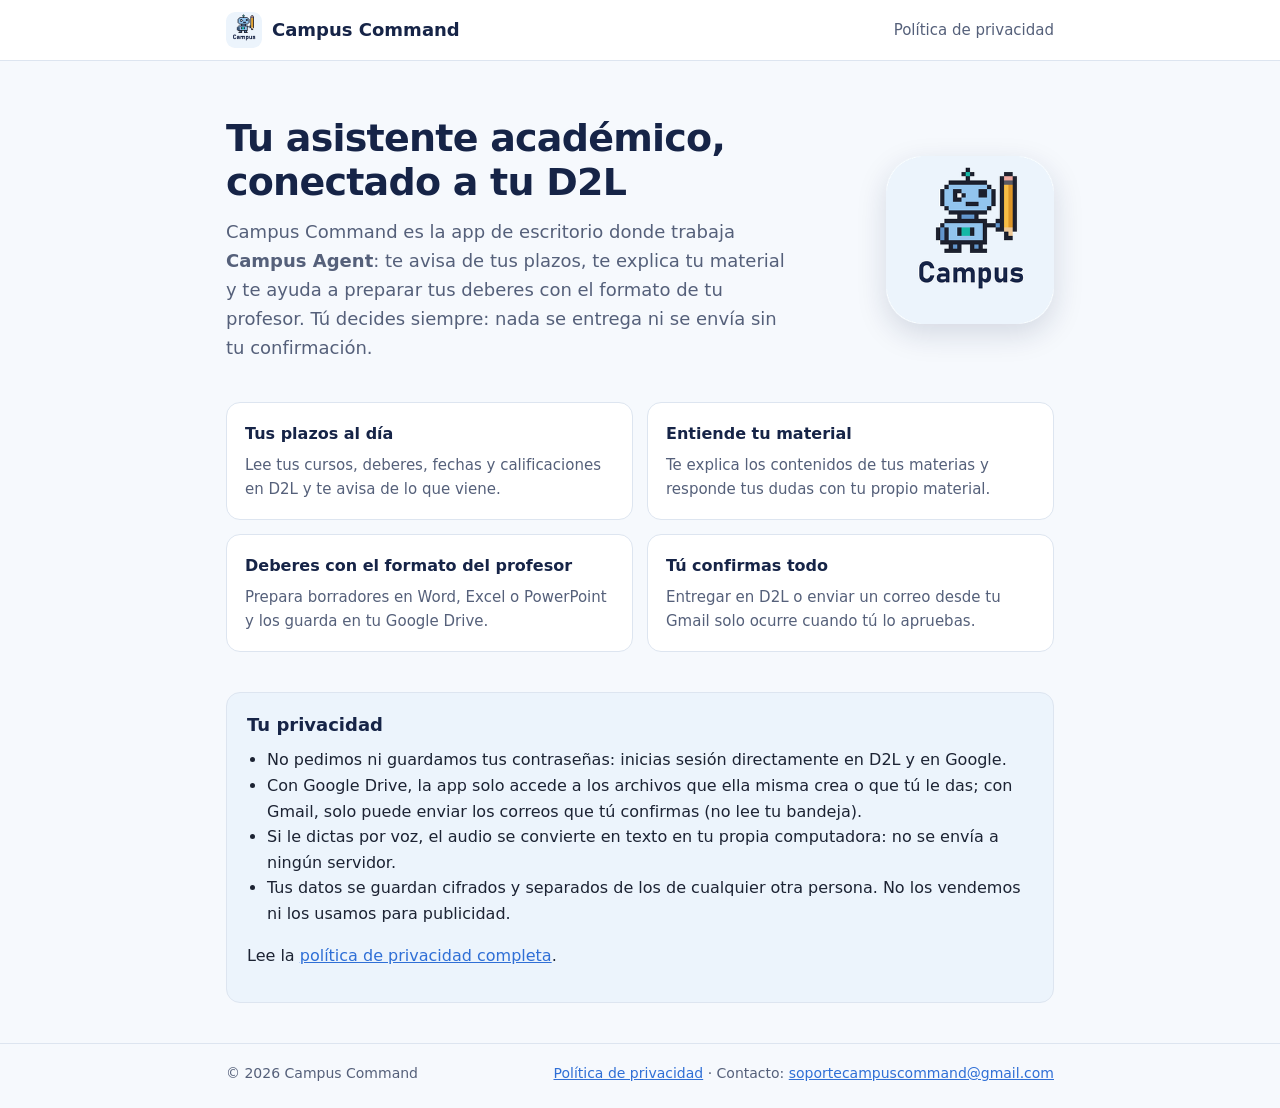
<file: index.html>
<!doctype html>
<html lang="es">
<head>
  <meta charset="utf-8">
  <meta name="google-site-verification" content="wfJXGUX4bSfBqWEDWH1ZDpahO02jIzzu14IuZDGwTNY" />
  <meta name="viewport" content="width=device-width, initial-scale=1">
  <title>Campus Command</title>
  <meta name="description" content="Campus Command: tu asistente académico conectado a D2L y a tu Google Drive.">
  <link rel="icon" href="favicon.png">
  <link rel="stylesheet" href="estilos.css">
</head>
<body>
  <header class="barra">
    <div class="contenedor">
      <a class="marca" href="index.html"><img src="logo.png" alt="">Campus Command</a>
      <nav><a href="privacidad.html">Política de privacidad</a></nav>
    </div>
  </header>

  <div class="contenedor">
    <section class="portada">
      <div>
        <h1>Tu asistente académico, conectado a tu D2L</h1>
        <p>Campus Command es la app de escritorio donde trabaja <strong>Campus Agent</strong>: te avisa de tus plazos, te explica tu material
          y te ayuda a preparar tus deberes con el formato de tu profesor. Tú decides siempre: nada se entrega ni se envía sin tu confirmación.</p>
      </div>
      <img src="logo.png" alt="Logo de Campus Command">
    </section>

    <section class="tarjetas" aria-label="Qué hace">
      <div class="tarjeta"><h3>Tus plazos al día</h3><p>Lee tus cursos, deberes, fechas y calificaciones en D2L y te avisa de lo que viene.</p></div>
      <div class="tarjeta"><h3>Entiende tu material</h3><p>Te explica los contenidos de tus materias y responde tus dudas con tu propio material.</p></div>
      <div class="tarjeta"><h3>Deberes con el formato del profesor</h3><p>Prepara borradores en Word, Excel o PowerPoint y los guarda en tu Google Drive.</p></div>
      <div class="tarjeta"><h3>Tú confirmas todo</h3><p>Entregar en D2L o enviar un correo desde tu Gmail solo ocurre cuando tú lo apruebas.</p></div>
    </section>

    <section class="aviso" aria-label="Privacidad">
      <h2>Tu privacidad</h2>
      <ul>
        <li>No pedimos ni guardamos tus contraseñas: inicias sesión directamente en D2L y en Google.</li>
        <li>Con Google Drive, la app solo accede a los archivos que ella misma crea o que tú le das; con Gmail, solo puede enviar los correos que
          tú confirmas (no lee tu bandeja).</li>
        <li>Si le dictas por voz, el audio se convierte en texto en tu propia computadora: no se envía a ningún servidor.</li>
        <li>Tus datos se guardan cifrados y separados de los de cualquier otra persona. No los vendemos ni los usamos para publicidad.</li>
      </ul>
      <p>Lee la <a href="privacidad.html">política de privacidad completa</a>.</p>
    </section>
  </div>

  <footer>
    <div class="contenedor">
      <span>© 2026 Campus Command</span>
      <span><a href="privacidad.html">Política de privacidad</a> · Contacto: <a href="mailto:soportecampuscommand@gmail.com">soportecampuscommand@gmail.com</a></span>
    </div>
  </footer>
</body>
</html>
</file>
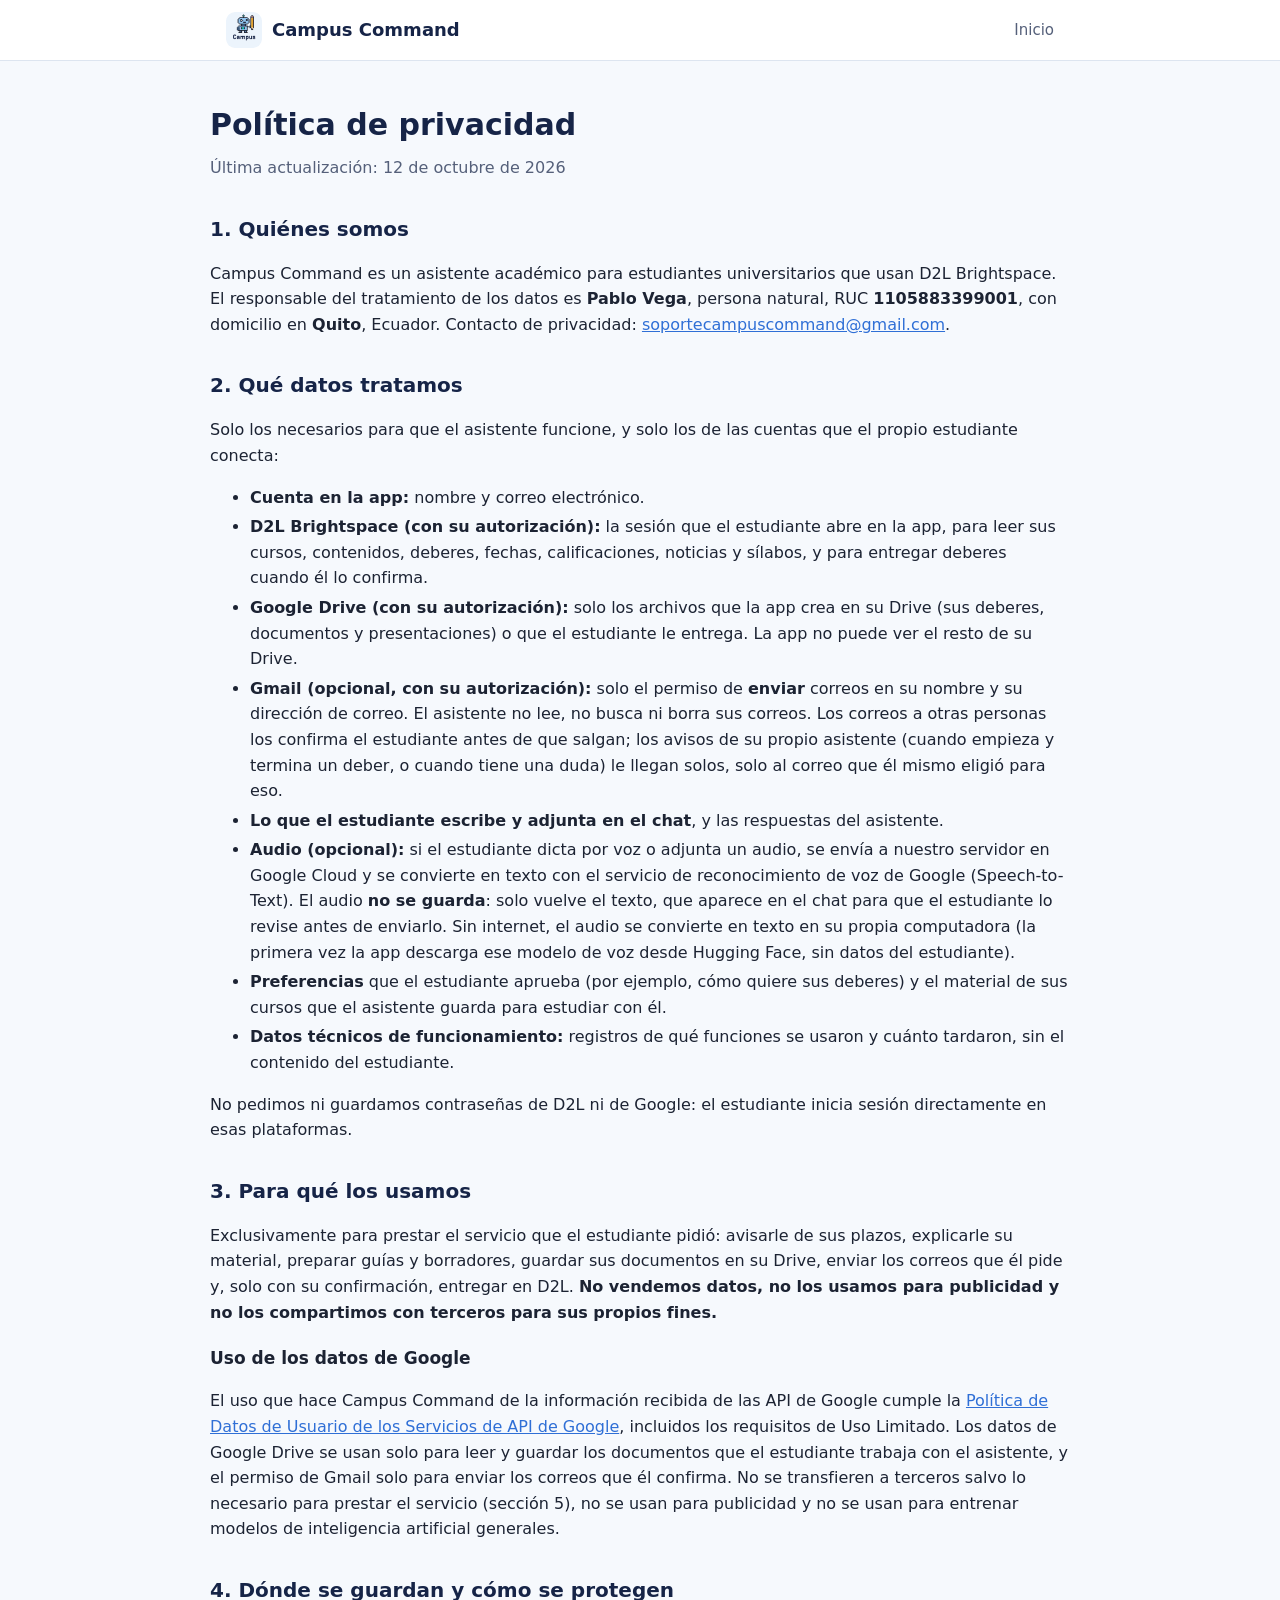
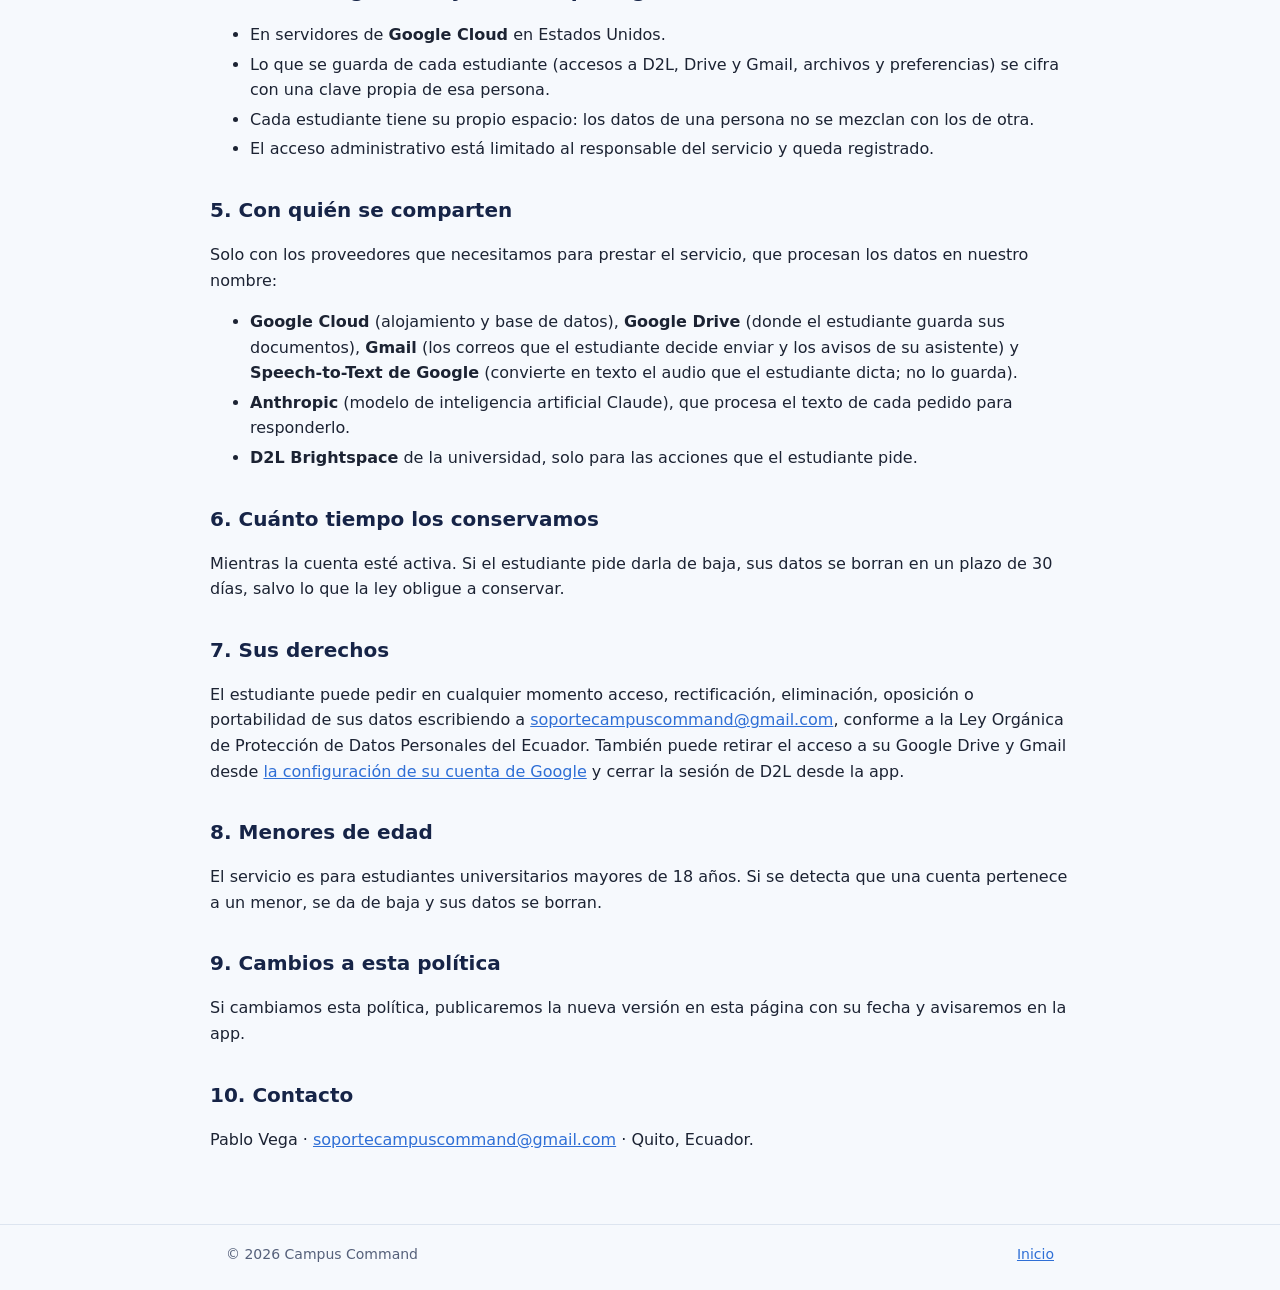
<file: privacidad.html>
<!doctype html>
<html lang="es">
<head>
  <meta charset="utf-8">
  <meta name="viewport" content="width=device-width, initial-scale=1">
  <title>Política de privacidad · Campus Command</title>
  <meta name="description" content="Cómo Campus Command trata los datos de los estudiantes.">
  <link rel="icon" href="favicon.png">
  <link rel="stylesheet" href="estilos.css">
</head>
<body>
  <header class="barra">
    <div class="contenedor">
      <a class="marca" href="index.html"><img src="logo.png" alt="">Campus Command</a>
      <nav><a href="index.html">Inicio</a></nav>
    </div>
  </header>

  <main class="documento contenedor">
    <h1>Política de privacidad</h1>
    <p class="fecha">Última actualización: 12 de octubre de 2026</p>

    <h2>1. Quiénes somos</h2>
    <p>Campus Command es un asistente académico para estudiantes universitarios que usan D2L Brightspace. El responsable del tratamiento de los
      datos es <strong>Pablo Vega</strong>, persona natural, RUC <strong>1105883399001</strong>, con domicilio en
      <strong>Quito</strong>, Ecuador. Contacto de privacidad: <a href="mailto:soportecampuscommand@gmail.com">soportecampuscommand@gmail.com</a>.</p>

    <h2>2. Qué datos tratamos</h2>
    <p>Solo los necesarios para que el asistente funcione, y solo los de las cuentas que el propio estudiante conecta:</p>
    <ul>
      <li><strong>Cuenta en la app:</strong> nombre y correo electrónico.</li>
      <li><strong>D2L Brightspace (con su autorización):</strong> la sesión que el estudiante abre en la app, para leer sus cursos, contenidos,
        deberes, fechas, calificaciones, noticias y sílabos, y para entregar deberes cuando él lo confirma.</li>
      <li><strong>Google Drive (con su autorización):</strong> solo los archivos que la app crea en su Drive (sus deberes, documentos y
        presentaciones) o que el estudiante le entrega. La app no puede ver el resto de su Drive.</li>
      <li><strong>Gmail (opcional, con su autorización):</strong> solo el permiso de <strong>enviar</strong> correos en su nombre y su
        dirección de correo. El asistente no lee, no busca ni borra sus correos. Los correos a otras personas los confirma el estudiante antes
        de que salgan; los avisos de su propio asistente (cuando empieza y termina un deber, o cuando tiene una duda) le llegan solos, solo al
        correo que él mismo eligió para eso.</li>
      <li><strong>Lo que el estudiante escribe y adjunta en el chat</strong>, y las respuestas del asistente.</li>
      <li><strong>Audio (opcional):</strong> si el estudiante dicta por voz o adjunta un audio, se envía a nuestro servidor en Google Cloud
        y se convierte en texto con el servicio de reconocimiento de voz de Google (Speech-to-Text). El audio <strong>no se guarda</strong>:
        solo vuelve el texto, que aparece en el chat para que el estudiante lo revise antes de enviarlo. Sin internet, el audio se convierte
        en texto en su propia computadora (la primera vez la app descarga ese modelo de voz desde Hugging Face, sin datos del estudiante).</li>
      <li><strong>Preferencias</strong> que el estudiante aprueba (por ejemplo, cómo quiere sus deberes) y el material de sus cursos que el
        asistente guarda para estudiar con él.</li>
      <li><strong>Datos técnicos de funcionamiento:</strong> registros de qué funciones se usaron y cuánto tardaron, sin el contenido del
        estudiante.</li>
    </ul>
    <p>No pedimos ni guardamos contraseñas de D2L ni de Google: el estudiante inicia sesión directamente en esas plataformas.</p>

    <h2>3. Para qué los usamos</h2>
    <p>Exclusivamente para prestar el servicio que el estudiante pidió: avisarle de sus plazos, explicarle su material, preparar guías y
      borradores, guardar sus documentos en su Drive, enviar los correos que él pide y, solo con su confirmación, entregar en D2L.
      <strong>No vendemos datos, no los usamos para publicidad y no los compartimos con terceros para sus propios fines.</strong></p>

    <h3>Uso de los datos de Google</h3>
    <p>El uso que hace Campus Command de la información recibida de las API de Google cumple la
      <a href="https://developers.google.com/terms/api-services-user-data-policy">Política de Datos de Usuario de los Servicios de API de
      Google</a>, incluidos los requisitos de Uso Limitado. Los datos de Google Drive se usan solo para leer y guardar los documentos que el
      estudiante trabaja con el asistente, y el permiso de Gmail solo para enviar los correos que él confirma. No se transfieren a terceros
      salvo lo necesario para prestar el servicio (sección 5), no se usan para publicidad y no se usan para entrenar modelos de inteligencia
      artificial generales.</p>

    <h2>4. Dónde se guardan y cómo se protegen</h2>
    <ul>
      <li>En servidores de <strong>Google Cloud</strong> en Estados Unidos.</li>
      <li>Lo que se guarda de cada estudiante (accesos a D2L, Drive y Gmail, archivos y preferencias) se cifra con una clave propia de esa
        persona.</li>
      <li>Cada estudiante tiene su propio espacio: los datos de una persona no se mezclan con los de otra.</li>
      <li>El acceso administrativo está limitado al responsable del servicio y queda registrado.</li>
    </ul>

    <h2>5. Con quién se comparten</h2>
    <p>Solo con los proveedores que necesitamos para prestar el servicio, que procesan los datos en nuestro nombre:</p>
    <ul>
      <li><strong>Google Cloud</strong> (alojamiento y base de datos), <strong>Google Drive</strong> (donde el estudiante guarda sus documentos),
        <strong>Gmail</strong> (los correos que el estudiante decide enviar y los avisos de su asistente) y <strong>Speech-to-Text de
        Google</strong> (convierte en texto el audio que el estudiante dicta; no lo guarda).</li>
      <li><strong>Anthropic</strong> (modelo de inteligencia artificial Claude), que procesa el texto de cada pedido para responderlo.</li>
      <li><strong>D2L Brightspace</strong> de la universidad, solo para las acciones que el estudiante pide.</li>
    </ul>

    <h2>6. Cuánto tiempo los conservamos</h2>
    <p>Mientras la cuenta esté activa. Si el estudiante pide darla de baja, sus datos se borran en un plazo de 30 días, salvo lo que la ley
      obligue a conservar.</p>

    <h2>7. Sus derechos</h2>
    <p>El estudiante puede pedir en cualquier momento acceso, rectificación, eliminación, oposición o portabilidad de sus datos escribiendo a
      <a href="mailto:soportecampuscommand@gmail.com">soportecampuscommand@gmail.com</a>, conforme a la Ley Orgánica de Protección de Datos Personales del Ecuador.
      También puede retirar el acceso a su Google Drive y Gmail desde
      <a href="https://myaccount.google.com/permissions">la configuración de su cuenta de Google</a> y cerrar la sesión de D2L desde la app.</p>

    <h2>8. Menores de edad</h2>
    <p>El servicio es para estudiantes universitarios mayores de 18 años. Si se detecta que una cuenta pertenece a un menor, se da de baja y
      sus datos se borran.</p>

    <h2>9. Cambios a esta política</h2>
    <p>Si cambiamos esta política, publicaremos la nueva versión en esta página con su fecha y avisaremos en la app.</p>

    <h2>10. Contacto</h2>
    <p>Pablo Vega · <a href="mailto:soportecampuscommand@gmail.com">soportecampuscommand@gmail.com</a> · Quito, Ecuador.</p>
  </main>

  <footer>
    <div class="contenedor">
      <span>© 2026 Campus Command</span>
      <span><a href="index.html">Inicio</a></span>
    </div>
  </footer>
</body>
</html>
</file>
<file: estilos.css>
/* Sitio público de Campus Command (portada y política de privacidad). Sin recursos externos: nada se carga de otros servidores. */
:root {
  --fondo: #f6f9fd;
  --superficie: #ffffff;
  --texto: #1c2333;
  --suave: #55607a;
  --marca: #162447;
  --acento: #2f6fd6;
  --borde: #dde5f0;
  --resalte: #ecf4fc;
}
@media (prefers-color-scheme: dark) {
  :root {
    --fondo: #0f1522;
    --superficie: #161e2e;
    --texto: #e6ebf5;
    --suave: #a5b0c7;
    --marca: #dce6f7;
    --acento: #7aa7f0;
    --borde: #27324a;
    --resalte: #1b2538;
  }
}
* { box-sizing: border-box; }
html { -webkit-text-size-adjust: 100%; }
body {
  margin: 0;
  background: var(--fondo);
  color: var(--texto);
  font: 16px/1.6 system-ui, -apple-system, "Segoe UI", Roboto, Arial, sans-serif;
}
a { color: var(--acento); }
.contenedor { max-width: 860px; margin: 0 auto; padding: 0 16px; }
header.barra { border-bottom: 1px solid var(--borde); background: var(--superficie); }
header.barra .contenedor { display: flex; align-items: center; justify-content: space-between; gap: 12px; padding-top: 12px; padding-bottom: 12px; }
.marca { display: flex; align-items: center; gap: 10px; color: var(--marca); text-decoration: none; font-weight: 700; font-size: 18px; }
.marca img { width: 36px; height: 36px; border-radius: 9px; }
nav a { color: var(--suave); text-decoration: none; font-size: 15px; }
nav a:hover { color: var(--acento); }
.portada { padding: 56px 0 32px; display: grid; grid-template-columns: 1fr auto; gap: 32px; align-items: center; }
.portada h1 { font-size: 38px; line-height: 1.15; margin: 0 0 14px; color: var(--marca); letter-spacing: -0.02em; }
.portada p { font-size: 18px; color: var(--suave); margin: 0; max-width: 560px; }
.portada img { width: 168px; height: 168px; border-radius: 36px; box-shadow: 0 10px 30px rgba(22, 36, 71, 0.15); }
.tarjetas { display: grid; grid-template-columns: repeat(2, minmax(0, 1fr)); gap: 14px; margin: 8px 0 40px; }
.tarjeta { background: var(--superficie); border: 1px solid var(--borde); border-radius: 14px; padding: 18px; }
.tarjeta h3 { margin: 0 0 6px; font-size: 16px; color: var(--marca); }
.tarjeta p { margin: 0; color: var(--suave); font-size: 15px; }
.aviso { background: var(--resalte); border: 1px solid var(--borde); border-radius: 14px; padding: 18px 20px; margin-bottom: 40px; }
.aviso h2 { margin: 0 0 8px; font-size: 18px; color: var(--marca); }
.aviso ul { margin: 0; padding-left: 20px; }
main.documento { padding: 40px 0 56px; }
main.documento h1 { font-size: 30px; color: var(--marca); margin: 0 0 6px; }
main.documento .fecha { color: var(--suave); margin: 0 0 28px; }
main.documento h2 { font-size: 20px; color: var(--marca); margin: 32px 0 8px; }
main.documento h3 { font-size: 17px; margin: 20px 0 6px; }
main.documento li { margin: 4px 0; }
footer { border-top: 1px solid var(--borde); color: var(--suave); font-size: 14px; }
footer .contenedor { display: flex; flex-wrap: wrap; justify-content: space-between; gap: 8px; padding-top: 18px; padding-bottom: 24px; }
@media (max-width: 640px) {
  .portada { grid-template-columns: 1fr; padding-top: 32px; text-align: left; }
  .portada img { width: 112px; height: 112px; border-radius: 26px; order: -1; }
  .portada h1 { font-size: 30px; }
  .tarjetas { grid-template-columns: 1fr; }
  nav a { font-size: 14px; }
}
</file>
